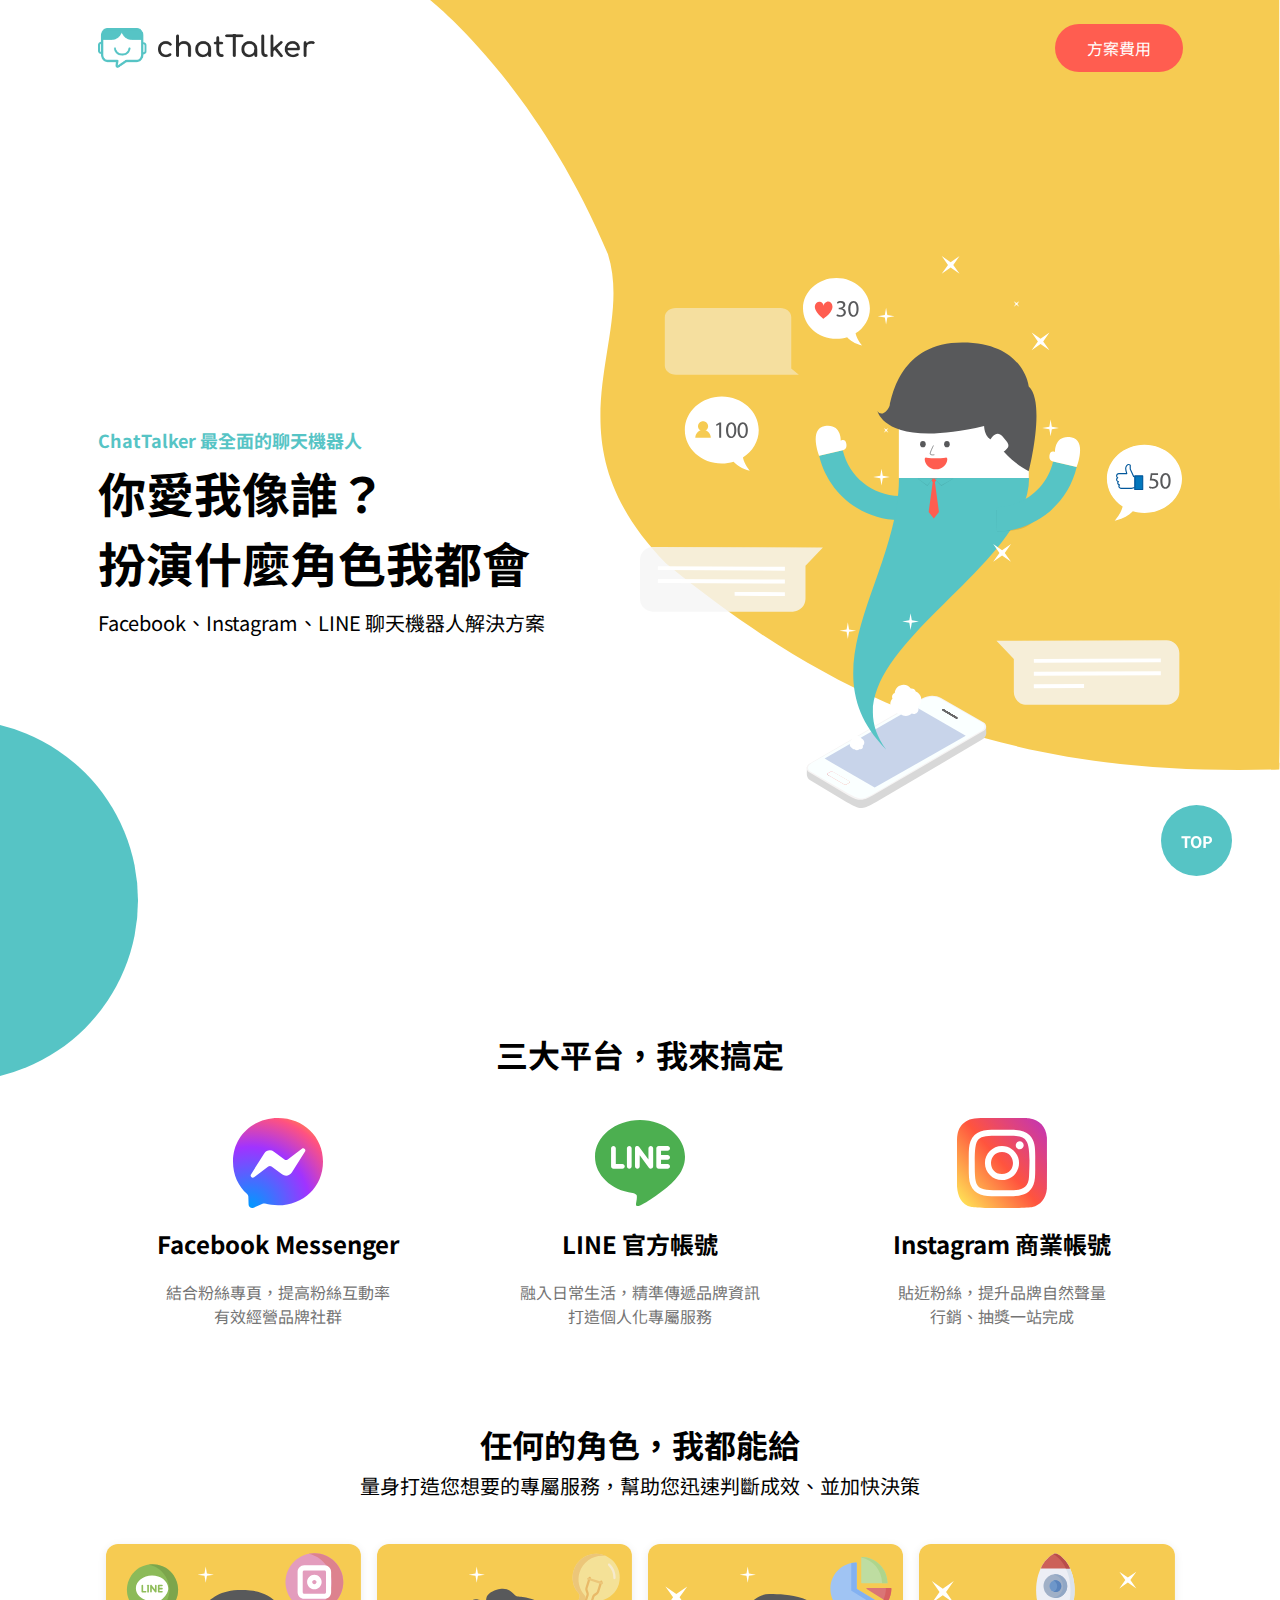
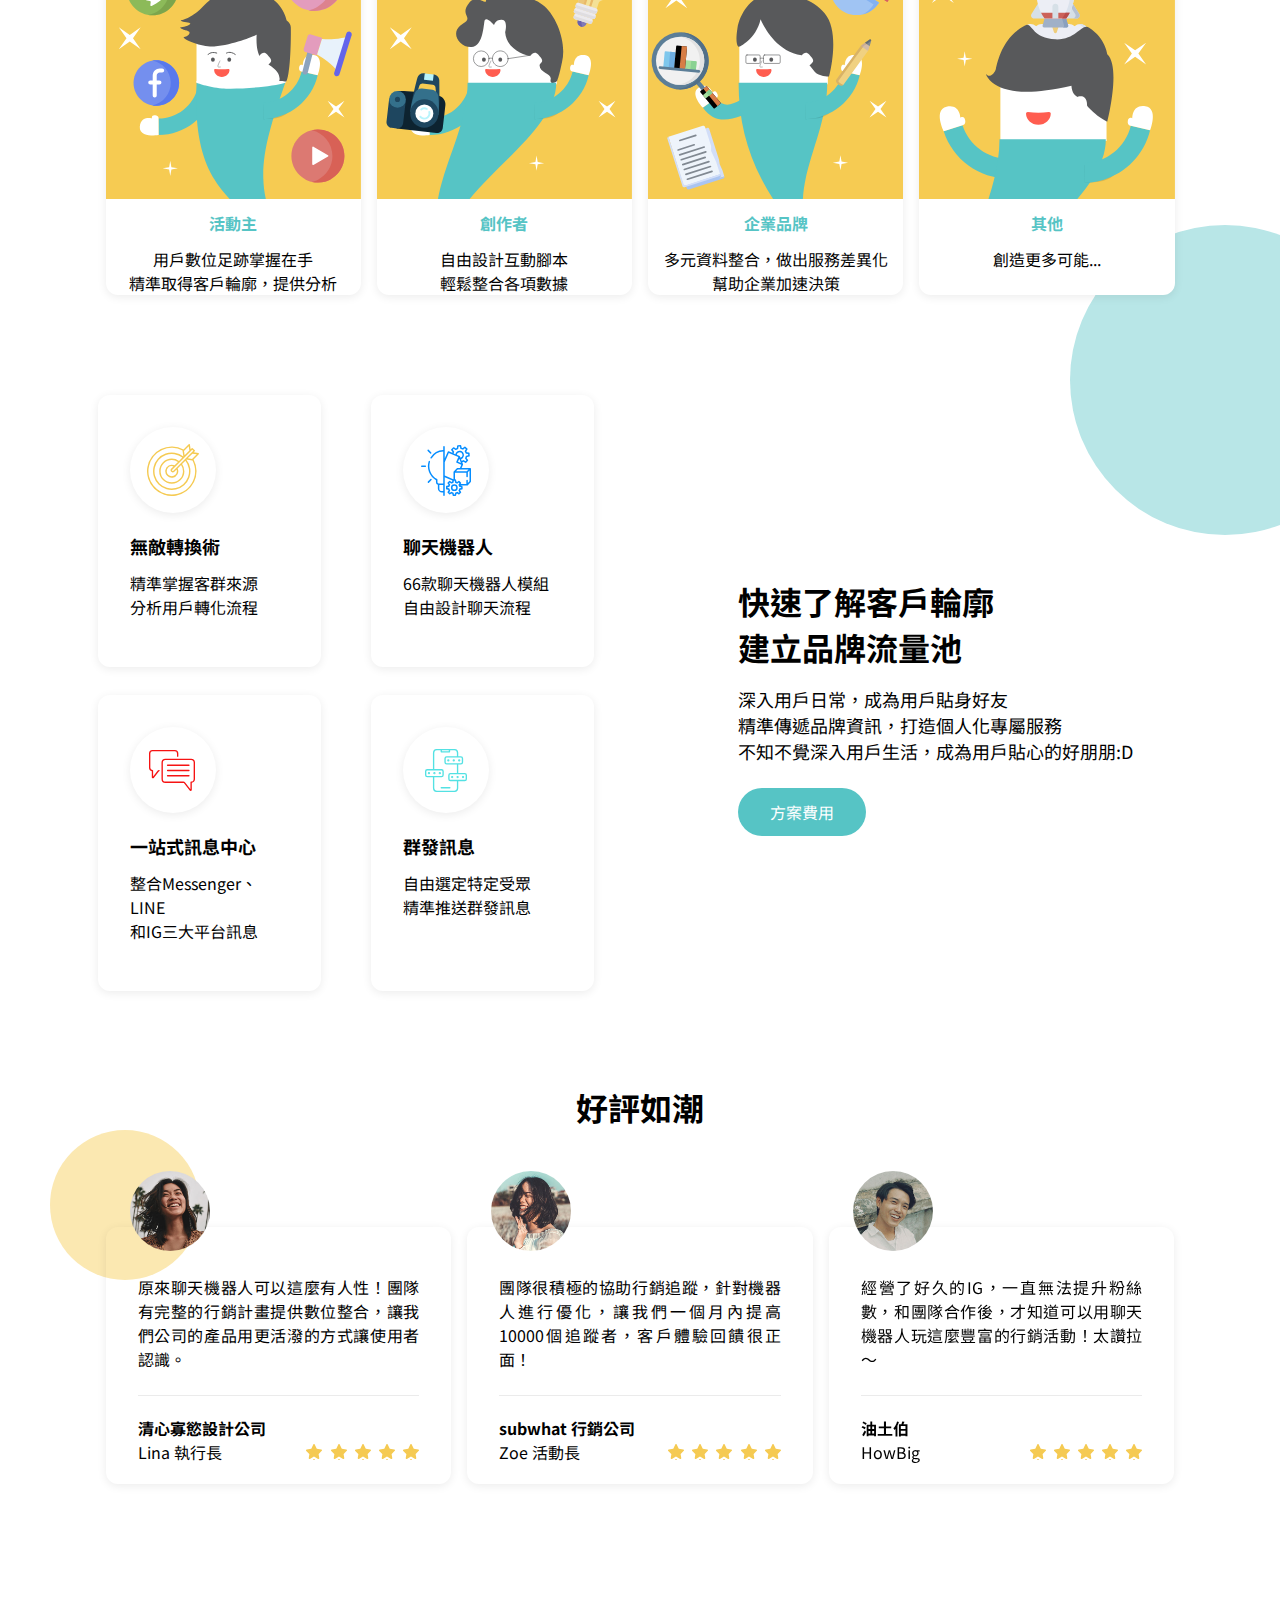
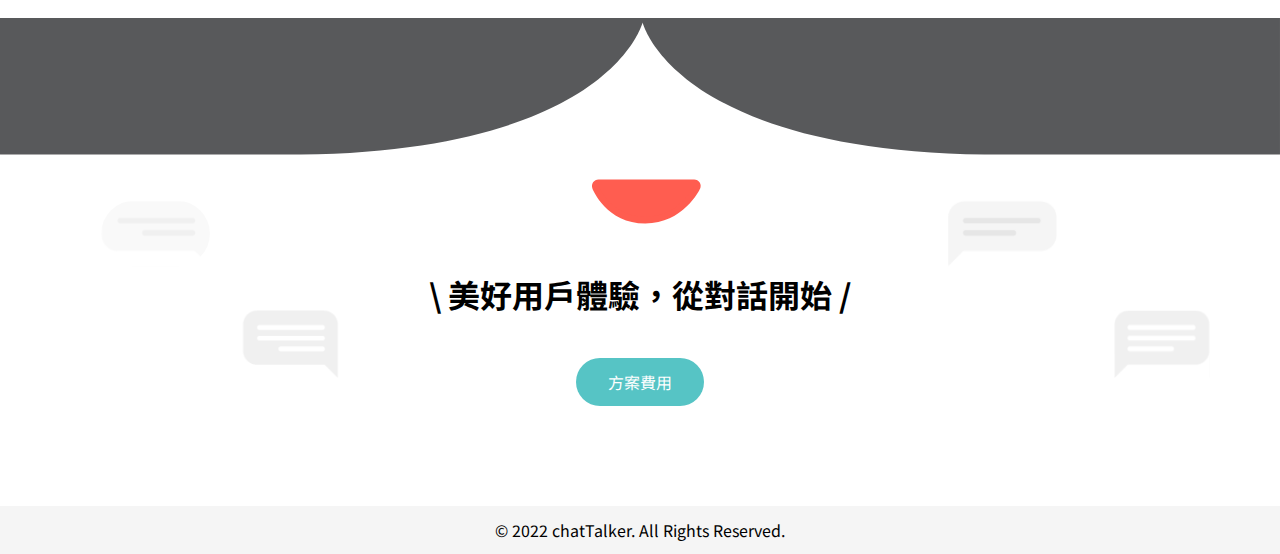
<file: index.html>
<!DOCTYPE html>
<html lang="en">
<head>
    <meta charset="UTF-8">
    <meta http-equiv="X-UA-Compatible" content="IE=edge">
    <meta name="viewport" content="width=device-width, initial-scale=1.0">
    <title>chatTalker 最全面的聊天機器人</title>
    <link rel="shortcut icon" href="img/home.svg">
    <link rel="stylesheet" href="./all.css">
    <link rel="preconnect" href="https://fonts.googleapis.com">
    <link rel="preconnect" href="https://fonts.gstatic.com" crossorigin>
    <link href="https://fonts.googleapis.com/css2?family=Noto+Sans+TC:wght@400;700&display=swap" rel="stylesheet">
</head>
<body>
    <div class="container">
        <div class="ball">
        </div>
        <div class="ball ball-lightBlue">
        </div>
        <div class="ball ball-yellow">
        </div>
        <div class="btn btn-top">
            <a class="ff-Bold" href="#header">TOP</a>
        </div>
        <div class="wrap">
            <div class="header" id="header">
                <div class="title">
                    <h1 class="logo"><a href="index.html"></a></h1>
                    <div class="btn btn-price">
                        <a class="ff-Regular" href="charge.html">方案費用</a>
                    </div>
                </div>
                <div class="banner">
                    <div class="banner-describ">
                        <h1 class="ff-Bold fz18 pb8 blue">ChatTalker 最全面的聊天機器人</h1>
                        <h2 class="ff-Bold fz48 lh70">你愛我像誰？<br>
                            扮演什麼角色我都會</h2>
                        <p class="ff-Regular fz20 pt16">Facebook、Instagram、LINE 聊天機器人解決方案</p>
                    </div>
                    <div class="banner-pic">
                        <img src="img/home.svg" alt="橫幅的圖片">
                    </div>
                </div>
            </div>
            <div class="content">
                <div class="platform-title">
                    <h2 class="ff-Bold fz32">三大平台，我來搞定</h2>
                </div>
                <div class="platform-item pt48">
                    <ul>
                        <li>
                            <img src="img/messenger.svg" alt="messenger圖示">
                            <h2 class="ff-Bold fz24 pt24 pb24">Facebook Messenger</h2>
                            <p class="ff-Regular gray lh24">結合粉絲專頁，提高粉絲互動率<br>
                                有效經營品牌社群</p>
                        </li>
                        <li>
                            <img src="img/line.svg" alt="LINE圖示">
                            <h2 class="ff-Bold fz24 pt24 pb24">LINE 官方帳號</h2>
                            <p class="ff-Regular gray lh24">融入日常生活，精準傳遞品牌資訊<br>
                                打造個人化專屬服務</p>
                        </li>
                        <li>
                            <img src="img/instagram.svg" alt="Instagram圖示">
                            <h2 class="ff-Bold fz24 pt24 pb24">Instagram 商業帳號</h2>
                            <p class="ff-Regular gray lh24">貼近粉絲，提升品牌自然聲量<br>
                                行銷、抽獎一站完成</p>
                        </li>
                    </ul>
                </div>
                <div class="role-title">
                    <h2 class="ff-Bold fz32">任何的角色，我都能給</h2>
                    <p class="ff-Regular fz20 pt16 pb48">量身打造您想要的專屬服務，幫助您迅速判斷成效、並加快決策</p>
                </div>
                <div class="role-item">
                    <ul>
                        <li>
                            <img src="img/ch01.svg" alt="角色示意圖">
                            <h2 class="ff-Bold blue pt16 pb16">活動主</h2>
                            <p class="ff-Regular lh24">用戶數位足跡掌握在手<br>
                                精準取得客戶輪廓，提供分析</p>
                        </li>
                        <li>
                            <img src="img/ch02.svg" alt="角色示意圖">
                            <h2 class="ff-Bold blue pt16 pb16">創作者</h2>
                            <p class="ff-Regular lh24">自由設計互動腳本<br>
                                輕鬆整合各項數據</p>
                        </li>
                        <li>
                            <img src="img/ch03.svg" alt="角色示意圖">
                            <h2 class="ff-Bold blue pt16 pb16">企業品牌</h2>
                            <p class="ff-Regular lh24">多元資料整合，做出服務差異化<br>
                                幫助企業加速決策</p>
                        </li>
                        <li>
                            <img src="img/ch04.svg" alt="角色示意圖">
                            <h2 class="ff-Bold blue pt16 pb16">其他</h2>
                            <p class="ff-Regular lh24">創造更多可能...</p>
                        </li>
                    </ul>
                </div>
                <div class="fuction">
                    <div class="funtion-item">
                        <ul>
                            <li>
                                <div class="circle icon1"></div>
                                <h2 class="ff-Bold fz18 pt142 pb16">無敵轉換術</h2>
                                <p class="ff-Regular fz16 lh24 pb48">精準掌握客群來源<br>
                                    分析用戶轉化流程</p>
                            </li>
                            <li>
                                <div class="circle icon2"></div>
                                <h2 class="ff-Bold fz18 pt142 pb16">聊天機器人</h2>
                                <p class="ff-Regular fz16 lh24 pb48">66款聊天機器人模組<br>
                                    自由設計聊天流程</p>
                            </li>
                            <li>
                                <div class="circle icon3"></div>
                                <h2 class="ff-Bold fz18 pt142 pb16">一站式訊息中心</h2>
                                <p class="ff-Regular fz16 lh24 pb48">整合Messenger、LINE<br>
                                    和IG三大平台訊息</p>
                            </li>
                            <li>
                                <div class="circle icon4"></div>
                                <h2 class="ff-Bold fz18 pt142 pb16">群發訊息</h2>
                                <p class="ff-Regular fz16 lh24 pb48">自由選定特定受眾<br>
                                    精準推送群發訊息</p>
                            </li>
                        </ul>
                    </div>
                    <div class="function-describ">
                        <h2 class="ff-Bold fz32 lh46">快速了解客戶輪廓<br>
                            建立品牌流量池</h2>
                        <p class="ff-Regular fz18 lh26 pt16 pb24">深入用戶日常，成為用戶貼身好友<br>
                            精準傳遞品牌資訊，打造個人化專屬服務<br>
                            不知不覺深入用戶生活，成為用戶貼心的好朋朋:D</p>
                        <div class="btn btn-price btn-price-blue">
                            <a class="ff-Regular" href="charge.html">方案費用</a>
                        </div>
                    </div>
                </div>
                <div class="feedback">
                    <h2 class="ff-Bold fz32 pb48">好評如潮</h2>
                    <div class="feedback-item">
                        <ul>
                            <li>
                                <div class="userImg">
                                </div>
                                <div class="userFeedback pl32 pr32 ml8 mr8">
                                    <p class="ff-Regular lh24 pt48 pb24">原來聊天機器人可以這麼有人性！團隊有完整的行銷計畫提供數位整合，讓我們公司的產品用更活潑的方式讓使用者認識。</p>
                                    <h3 class="ff-Bold pt24 pb8">清心寡慾設計公司</h3>
                                    <div class="feedbackStar">
                                        <p class="ff-Regular pb24">Lina 執行長</p>
                                        <div class="star">
                                            <div class="starItem"></div>
                                            <div class="starItem"></div>
                                            <div class="starItem"></div>
                                            <div class="starItem"></div>
                                            <div class="starItem"></div>
                                        </div>
                                    </div>
                                </div>
                            </li>
                            <li class="disable">
                                <div class="userImg userImg2">
                                </div>
                                <div class="userFeedback pl32 pr32 ml8 mr8">
                                    <p class="ff-Regular lh24 pt48 pb24">團隊很積極的協助行銷追蹤，針對機器人進行優化，讓我們一個月內提高10000個追蹤者，客戶體驗回饋很正面！</p>
                                    <h3 class="ff-Bold pt24 pb8">subwhat 行銷公司</h3>
                                    <div class="feedbackStar">
                                        <p class="ff-Regular pb24">Zoe 活動長</p>
                                        <div class="star">
                                            <div class="starItem"></div>
                                            <div class="starItem"></div>
                                            <div class="starItem"></div>
                                            <div class="starItem"></div>
                                            <div class="starItem"></div>
                                        </div>
                                    </div>
                                </div>
                            </li>
                            <li class="disable">
                                <div class="userImg userImg3">
                                </div>
                                <div class="userFeedback pl32 pr32 ml8 mr8">
                                    <p class="ff-Regular lh24 pt48 pb24">經營了好久的IG，一直無法提升粉絲數，和團隊合作後，才知道可以用聊天機器人玩這麼豐富的行銷活動！太讚拉～</p>
                                    <h3 class="ff-Bold pt24 pb8">油土伯</h3>
                                    <div class="feedbackStar">
                                        <p class="ff-Regular pb24">HowBig</p>
                                        <div class="star">
                                            <div class="starItem"></div>
                                            <div class="starItem"></div>
                                            <div class="starItem"></div>
                                            <div class="starItem"></div>
                                            <div class="starItem"></div>
                                        </div>
                                    </div>
                                </div>
                            </li>
                        </ul>
                    </div>
                </div>
            </div>
        </div>
        <div class="footer">
            <h2 class="ff-Bold fz32 pt260 pb48">\ 美好用戶體驗，從對話開始 /</h2>
            <div class="btn btn-price btn-price-blue pb100">
                <a class="ff-Regular" href="charge.html">方案費用</a>
            </div>
        </div>
        <div class="copyright">
            <p class="ff-Regular pt16 pb16">© 2022 chatTalker. All Rights Reserved.</p>
        </div>
    </div>
    <script src="./jquery.js"></script>
    <script src="./all.js"></script>
</body>
</html>
</file>
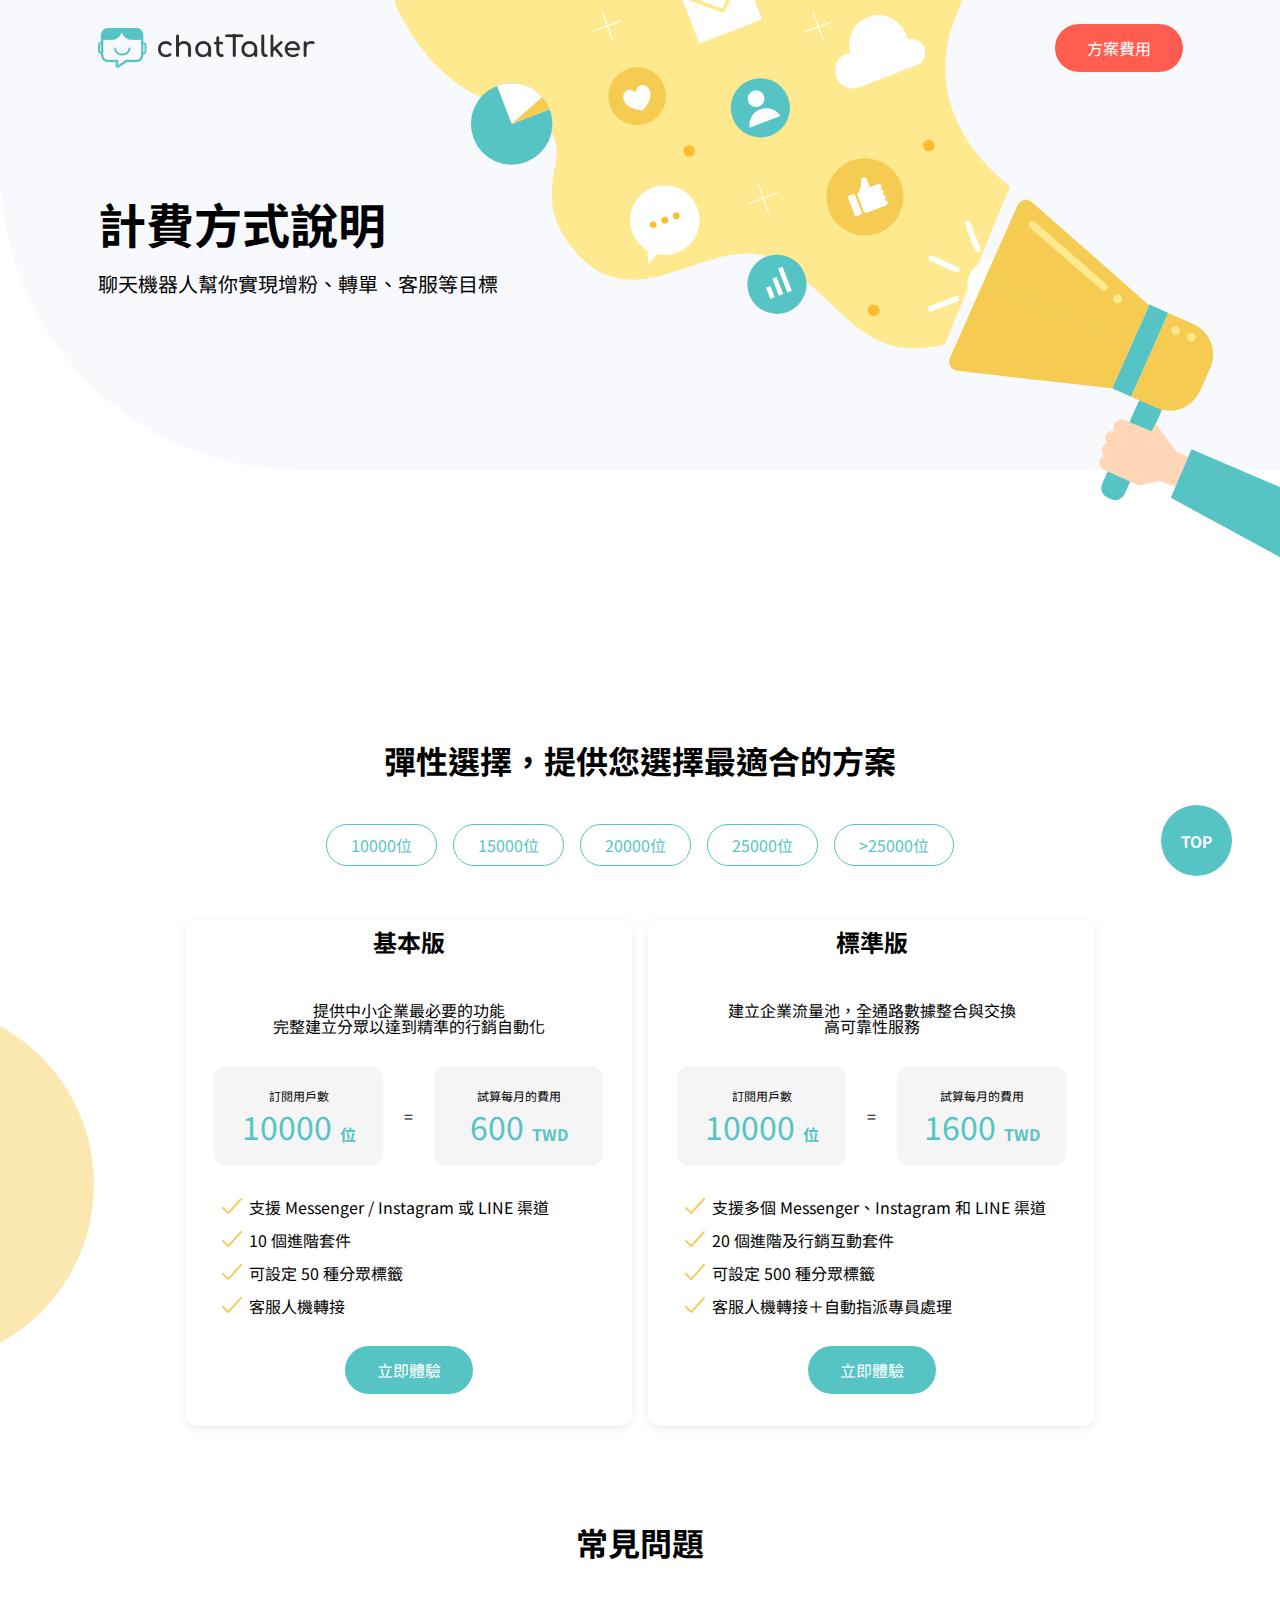
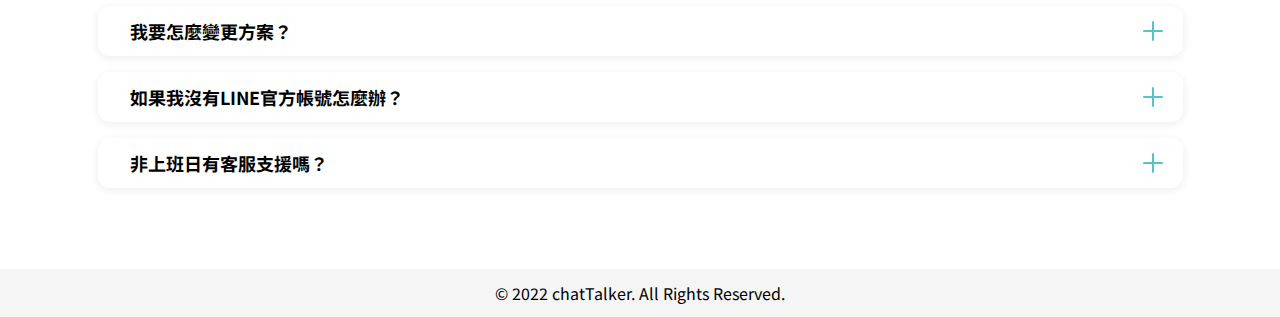
<file: charge.html>
<!DOCTYPE html>
<html lang="en">
<head>
    <meta charset="UTF-8">
    <meta http-equiv="X-UA-Compatible" content="IE=edge">
    <meta name="viewport" content="width=device-width, initial-scale=1.0">
    <title>chatTalker 計費方式說明</title>
    <link rel="shortcut icon" href="img/home.svg">
    <link rel="stylesheet" href="./all.css">
    <link rel="preconnect" href="https://fonts.googleapis.com">
    <link rel="preconnect" href="https://fonts.gstatic.com" crossorigin>
    <link href="https://fonts.googleapis.com/css2?family=Noto+Sans+TC:wght@400;700&display=swap" rel="stylesheet">
</head>
<body>
    <div class="container-charge">
        <div class="ball ball-yellow">
        </div>
        <div class="purpleBackground">
        </div>
        <div class="btn btn-top">
            <a class="ff-Bold" href="#header">TOP</a>
        </div>
        <div class="wrap">
            <div class="header" id="header">
                <div class="title">
                    <h1 class="logo"><a href="index.html"></a></h1>
                    <div class="btn btn-price">
                        <a class="ff-Regular" href="#">方案費用</a>
                    </div>
                </div>
                <div class="banner-charge">
                    <h1 class="ff-Bold fz48 lh70">計費方式說明</h1>
                        <p class="ff-Regular fz20 pt16">聊天機器人幫你實現增粉、轉單、客服等目標</p>
                </div>
            </div>
            <div class="program">
                <h2 class="ff-Bold fz32 pb32">彈性選擇，提供您選擇最適合的方案</h2>
                <ul class="mb54">
                    <li class="btn btn-price btn-program mt16">
                        <a class="userNum ff-Regular" href="#">10000位</a>
                    </li>
                    <li class="btn btn-price btn-program mt16">
                        <a class="userNum ff-Regular" href="#">15000位</a>
                    </li>
                    <li class="btn btn-price btn-program mt16">
                        <a class="userNum ff-Regular" href="#">20000位</a>
                    </li>
                    <li class="btn btn-price btn-program mt16">
                        <a class="userNum ff-Regular" href="#">25000位</a>
                    </li>
                    <li class="btn btn-price btn-program mt16">
                        <a class="userNum ff-Regular" href="#">>25000位</a>
                    </li>
                </ul>
                <div class="program-describe mb76">
                    <ul>
                        <li class="program-describe-list">
                            <h2 class="ff-Bold fz24 mt10 mb10">基本版</h2>
                            <p class="ff-Regular pt38 pb32">提供中小企業最必要的功能<br>
                                完整建立分眾以達到精準的行銷自動化</p>
                            <div class="price pb32">
                                <div class="user ml29 pt24 pb24">
                                    <p class="ff-Regular fz12 pb8">訂閱用戶數</p>
                                    <div class="user-num">
                                        <h2 class="userNumVar ff-Regular blue fz32">10000</h2>
                                        <p class="ff-Bold blue ml8">位</p>
                                    </div>
                                </div>
                                <p class="ff-Regular pl21 pr21">=</p>
                                <div class="calcu mr29 pt24 pb24">
                                    <p class="ff-Regular fz12 pb8">試算每月的費用</p>
                                    <div class="calcu-price">
                                        <h2 class="simple-price ff-Regular blue fz32">600</h2>
                                        <p class="ff-Bold blue ml8">TWD</p>
                                    </div>
                                </div>
                            </div>
                            <div class="program-detail">
                                <ul class="ml29 mr29 ff-Regular">
                                    <li class="pb16">支援 Messenger / Instagram 或 LINE 渠道</li>
                                    <li class="pb16">10 個進階套件</li>
                                    <li class="pb16">可設定 50 種分眾標籤</li>
                                    <li class="pb16">客服人機轉接</li>
                                </ul>
                            </div>
                            <div class="btn btn-price btn-price-blue pt16 pb32">
                                <a class="ff-Regular" href="#">立即體驗</a>
                            </div>
                        </li>
                        <li class="program-describe-list">
                            <h2 class="ff-Bold fz24 mt10 mb10">標準版</h2>
                            <p class="ff-Regular pt38 pb32">建立企業流量池，全通路數據整合與交換<br>
                                高可靠性服務</p>
                            <div class="price pb32">
                                <div class="user ml29 pt24 pb24">
                                    <p class="ff-Regular fz12 pb8">訂閱用戶數</p>
                                    <div class="user-num">
                                        <h2 class="userNumVar ff-Regular blue fz32">10000</h2>
                                        <p class="ff-Bold blue ml8">位</p>
                                    </div>
                                </div>
                                <p class="ff-Regular pl21 pr21">=</p>
                                <div class="calcu mr29 pt24 pb24">
                                    <p class="ff-Regular fz12 pb8">試算每月的費用</p>
                                    <div class="calcu-price">
                                        <h2 class="stadar-price ff-Regular blue fz32">1600</h2>
                                        <p class="ff-Bold blue ml8">TWD</p>
                                    </div>
                                </div>
                            </div>
                            <div class="program-detail">
                                <ul class="ml29 mr29 ff-Regular">
                                    <li class="pb16">支援多個 Messenger、Instagram 和 LINE 渠道</li>
                                    <li class="pb16">20 個進階及行銷互動套件</li>
                                    <li class="pb16">可設定 500 種分眾標籤</li>
                                    <li class="pb16">客服人機轉接＋自動指派專員處理</li>
                                </ul>
                            </div>
                            <div class="btn btn-price btn-price-blue pt16 pb32">
                                <a class="ff-Regular" href="#">立即體驗</a>
                            </div>
                        </li>
                    </ul>
                </div>
            </div>
            <div class="qa">
                <h2 class="ff-Bold fz32 pb48">常見問題</h2>
                <ul>
                    <li class="qa-list mb16">
                        <a class="qa-btn plus ff-Bold fz18 pt16 pb16 pl32 pr32" href="#">我要怎麼變更方案？</a>
                        <p class="qa-describ invisible ff-Regular gray pt8 pb32 pl32 pr32">請登入後台，選擇變更方案，將於變更日的下個月起執行方案變更。</p>
                    </li>
                    <li class="qa-list mb16">
                        <a class="qa-btn plus  ff-Bold fz18 pt16 pb16 pl32 pr32" href="#">如果我沒有LINE官方帳號怎麼辦？</a>
                        <p class="qa-describ invisible ff-Regular gray pt8 pb32 pl32 pr32">不使用LINE官方帳號也不會影響chatTalker在其他社群媒體上的操作。<br>
                            若您有需要chatTalker也可以協助您創建！不用擔心～</p>
                    </li>
                    <li class="qa-list mb16">
                        <a class="qa-btn plus  ff-Bold fz18 pt16 pb16 pl32 pr32" href="#">非上班日有客服支援嗎？</a>
                        <p class="qa-describ invisible ff-Regular gray pt8 pb32 pl32 pr32">當然哦！我們錢都收了，不會拋棄你的！<br>
                            請您直接來我們公司，我們假日也都在辦公室。</p>
                    </li>
                </ul>
            </div>
        </div>
        <div class="copyright mt81">
            <p class="ff-Regular pt16 pb16">© 2022 chatTalker. All Rights Reserved.</p>
        </div>
    </div>
    <script src="./jquery.js"></script>
    <script src="./all.js"></script>
</body>
</html>
</file>
<file: all.css>
/* http://meyerweb.com/eric/tools/css/reset/ 
   v2.0 | 20110126
   License: none (public domain)
*/

html, body, div, span, applet, object, iframe,
h1, h2, h3, h4, h5, h6, p, blockquote, pre,
a, abbr, acronym, address, big, cite, code,
del, dfn, em, img, ins, kbd, q, s, samp,
small, strike, strong, sub, sup, tt, var,
b, u, i, center,
dl, dt, dd, ol, ul, li,
fieldset, form, label, legend,
table, caption, tbody, tfoot, thead, tr, th, td,
article, aside, canvas, details, embed, 
figure, figcaption, footer, header, hgroup, 
menu, nav, output, ruby, section, summary,
time, mark, audio, video {
	margin: 0;
	padding: 0;
	border: 0;
	font-size: 100%;
	font: inherit;
	vertical-align: baseline;
}
/* HTML5 display-role reset for older browsers */
article, aside, details, figcaption, figure, 
footer, header, hgroup, menu, nav, section {
	display: block;
}
body {
	line-height: 1;
}
ol, ul {
	list-style: none;
}
blockquote, q {
	quotes: none;
}
blockquote:before, blockquote:after,
q:before, q:after {
	content: '';
	content: none;
}
table {
	border-collapse: collapse;
	border-spacing: 0;
}
/* 還原下標功能 */
sub{
    vertical-align: sub;
}
a{
    text-decoration: none;
    color: black;
}
img{
    vertical-align: middle;
    max-width: 100%;
    height: auto;
}
*{
    /* outline: 1px black solid; */
    box-sizing: border-box;
}
/* 字體設定 */
.ff-Bold{
    font-family: 'Noto Sans TC';
    font-weight: 700;
}
.ff-Regular{
    font-family: 'Noto Sans TC';
    font-weight: 400;
}
/* 字體顏色 */
.blue{
    color: #56C4C5;
}
.gray{
    color: #747474;
}
/* 字體大小 */
.fz12{
    font-size: 12px;
}
.fz18{
    font-size: 18px;
}
.fz20{
    font-size: 20px;
}
.fz24{
    font-size: 24px;
}
.fz32{
    font-size: 32px;
}
.fz48{
    font-size: 48px;
}
/* 行距 */
.lh24{
    line-height: 24px;
}
.lh26{
    line-height: 26px;
}
.lh46{
    line-height: 46px;
}
.lh70{
    line-height: 70px;
}
/* 間距 */
.pt8{
    padding-top: 8px;
}
.pt16{
    padding-top: 16px;
}
.pt24{
    padding-top: 24px;
}
.pt38{
    padding-top: 38px;
}
.pt48{
    padding-top: 48px;
}
.pt142{
    padding-top: 142px;
}
.pt260{
    padding-top: 260px;
}
.pb8{
    padding-bottom: 8px;
}
.pb16{
    padding-bottom: 16px;
}
.pb24{
    padding-bottom: 24px;
}
.pb32{
    padding-bottom: 32px;
}
.pb48{
    padding-bottom: 48px;
}
.pb100{
    padding-bottom: 100px;
}
.pl21{
    padding-left: 21px;
}
.pl32{
    padding-left: 32px;
}
.pr21{
    padding-right: 21px;
}
.pr32{
    padding-right: 32px;
}
.ml8{
    margin-left: 8px;
}
.ml29{
    margin-left: 29px;
}
.ml-95{
    margin-left: -9.5px;
}
.mr8{
    margin-right: 8px;
}
.mr29{
    margin-right: 29px;
}
.mr-95{
    margin-right: -9.5px;
}
.mt10{
    margin-top: 10px;
}
.mt16{
    margin-top: 16px;
}
.mt81{
    margin-top: 81px;
}
.mb10{
    margin-bottom: 10px;
}
.mb16{
    margin-bottom: 16px;
}
.mb54{
    margin-bottom: 54px;
}
.mb76{
    margin-bottom: 76px;
}
.mb100{
    margin-bottom: 100px;
}

.container{
    background-image: url(img/bg_home.svg);
    background-repeat: no-repeat;
    background-position: right top;
    position: relative;
}
@media (max-width: 576px) {
    .container{
        background-image: none;
    }
}
.ball{
    width: 138px;
    height: 360px;
    background-image: url(img/ball01.svg);
    background-repeat: no-repeat;
    background-position: right top;
    position: absolute;
    z-index: -1;
    top: calc(100vh - 180px);
}
.ball-lightBlue{
    background-image: url(img/ball02.svg);
    background-position: left top;
    background-size: 310px;
    width: 210px;
    height: 310px;
    top: calc(100vh + 925px);
    right: 0;
    z-index: -1;
}
.ball-yellow{
    background-image: url(img/ball03.svg);
    background-size: 150px;
    width: 150px;
    height: 150px;
    top: calc(100vh + 1830px);
    left: 50px;
    z-index: -1;
}
@media (max-width: 768px) {
    .ball-yellow{
        top: calc(100vh + 2310px);
    }
}
@media (max-width: 576px) {
    .ball{
        width: 49px;
        height: 126px;
        background-size: 126px;
        top: calc(100vh + 75px);
    }
    .ball-lightBlue{
        width: 88px;
        height: 135px;
        background-size: 135px;
        top: calc(100vh + 2225px);
    }
    .ball-yellow{
        background-size: 153px;
        width: 77px;
        height: 153px;
        top: calc(100vh + 3890px);
        left: 0;
    }
}
.btn a{
    display: block;
    color: white;
}
.btn-top{
    width: 71px;
    height: 71px;
    background-image: url(img/ball01.svg);
    background-size: 71px;
    background-repeat: no-repeat;
    position: fixed;
    top: calc(100vh - 95px);
    right: 48px;
}
@media (max-width: 576px) {
    .btn-top{
        left: calc(100vw - 91px);
    }
}
.btn-top a{
    padding-top: 27.5px;
    padding-bottom: 27.5px;
    text-align: center;
    border-radius: 50%;
}
.btn-top a:hover{
    background-color: #24bcbf;
    color: black;
}
.wrap{
    margin: 0 auto;
    max-width: 1085px;
}
@media (max-width: 576px) {
    .wrap{
        margin: 0 auto;
        margin-right: 20px;
        margin-left: 20px;
    }
}
.title{
    display: flex;
    justify-content: space-between;
    align-items: center;
}
.btn-price a{
    background-color: #FF5D50;
    padding-top: 16px;
    padding-bottom: 16px;
    padding-right: 32px;
    padding-left: 32px;
    border-radius: 24px;
}
.btn-price a:hover{
    background-color: #f63e31;
    color: black;
}
.title{
    padding-top: 24px;
    padding-bottom: 24px;
}
@media (max-width: 576px) {
    .title{
        padding-top: 16px;
        padding-bottom: 16px;
        border-bottom: 3px solid #ffc107;
    }
}
.logo a{
    padding-left: 218px;
    padding-top: 20px;
    padding-bottom: 20px;
    background-image: url(img/logo.png);
    background-size: 100%;
    background-repeat: no-repeat;
    background-position: center;
}
@media (max-width: 576px) {
    .logo a{
        padding-left: 130px;
        padding-top: 12px;
        padding-bottom: 12px;
    }
}
.banner{
    display: flex;
    flex-wrap: wrap;
    justify-content: space-between;
    align-items: center;
    margin-top: 30px;
    margin-bottom: 100px;
    height: calc(100vh - 88px);
}
.banner-pic{
    width: 50%;
}
@media (max-width: 576px) {
    .banner{
        display: block;
        margin-top: 0px;
        margin-bottom: 100px;
        height: calc(100vh - 88px);
        margin-bottom: 60px;
        background-image: url(img/bg_home_sm.svg);
        background-repeat: no-repeat;
        background-size: 100%;
        background-position: 0 319px;
    }
    .banner-describ h1{
        padding-top: 32px;
        font-size: 16px;
    }
    .banner-describ h2{
        padding-top: 8px;
        font-size: 32px;
        line-height: 46px;
    }
    .banner-describ p{
        padding-top: 16px;
        font-size:  16px;
        line-height: 24px;
        margin-bottom: 32px;
    }
    .banner-pic{
        width: 100%;
        padding-left: 21px;
        padding-right: 8px;
        
    }
}
.platform-title{
    text-align: center;
}
.platform-item ul{
    display: flex;
    margin-bottom: 100px;
}
.platform-item ul li{
    width: 33.333%;
    text-align: center;
}
.platform-item ul li img{
    width: 90px;
}
@media (max-width: 576px) {
    .platform-item ul{
        flex-wrap: wrap;
        margin-bottom: 36px;
    }
    .platform-item ul li{
        width: 100%;
    }
    .platform-item{
        padding-top: 32px;
    }
    .platform-item ul li img{
        width: 60px;
    }
    .platform-item h2{
        padding-top: 16px;
        padding-bottom: 16px;
        font-size: 18px;
    }
    .platform-item p{
        padding-bottom: 24px;
    }
}
.role-title{
    text-align: center;
}
.role-item ul{
    display: flex;
    padding-bottom: 100px;
}
.role-item ul li{
    text-align: center;
    width: 25%;
    margin-left: 8px;
    margin-right: 8px;
    border-radius: 12px;
    box-shadow: 0px 2px 10px #00000014;
    background-color: white;
}
.role-item ul li img{
    border-top-left-radius: 12px;
    border-top-right-radius: 12px;
}
@media (max-width: 576px) {
    .role-title h2{
        font-size: 28px;
    }
    .role-title p{
        font-size: 18px;
        padding-bottom: 32px;
    }
    .role-item ul{
        flex-wrap: wrap;
        padding-bottom: 0px;
    }
    .role-item ul li{
        width: 100%;
        margin-left: 38px;
        margin-right: 38px;
        margin-bottom: 24px;
    }
}
.fuction{
    display: flex;
    justify-content: space-between;
    margin-right: 50px;
    align-items: center;
}
.funtion-item {
    width: 48%;
}
.funtion-item ul{
    display: flex;
    flex-wrap: wrap;
    justify-content: space-between;
}
.funtion-item li{
    padding-left: 32px;
    padding-right: 32px;
    position: relative;
    border-radius: 12px;
    box-shadow: 0px 2px 10px #00000014;
    width: 45%;
    margin-bottom: 28px;
}
.circle{
    position: absolute;
    top: 32px;
    width: 86px;
    height: 86px;
    border-radius: 50%;
    background-image: url(img/icon01.svg);
    background-repeat: no-repeat;
    background-position: center;
    box-shadow: 0px 2px 10px #00000014;
}
.icon2{
    background-image: url(img/icon02.svg);
}
.icon3{
    background-image: url(img/icon03.svg);
}
.icon4{
    background-image: url(img/icon04.svg);
}
.btn-price-blue a{
    display: inline-block;
    background-color: #56C4C5;
}
.btn-price-blue a:hover{
    background-color: #24bcbf;
    color: black;
}
@media (max-width: 768px) {
    .funtion-item li{
        width: 100%;
        margin-bottom: 24px;
    }
}
@media (max-width: 576px) {
    .fuction{
        flex-wrap: wrap;
        flex-direction: column-reverse;
        width: 100%;
    }
    .function-describ{
        text-align: center;
    }
    .function-describ h2{
        padding-top: 36px;
        font-size: 28px;
        line-height: 40px;
        padding-bottom: 16px;
    }
    .function-describ p{
        padding-top: 0;
        font-size: 16px;
        line-height: 24px;
        padding-bottom: 16px;
    }
    .funtion-item {
        width: 100%;
        margin-top: 32px;
    }
    .funtion-item li{
        width: 100%;
        margin-bottom: 24px;
    }
}
.feedback{
    margin-top: 72px;
}
.feedback h2{
    text-align: center;
}
.feedback-item ul{
    display: flex;
    flex-wrap: wrap;
    margin-bottom: 134px;
}
.feedback-item ul li{
    width: 33.333%;
    position: relative;
    padding-top: 56px;
}
.userImg{
    width: 80px;
    height: 80px;
    border-radius: 50%;
    background-image: url(img/user01.jpg);
    background-size: 100%;
    position: absolute;
    top: 0;
    left: 32px;
}
.userImg2{
    background-image: url(img/user02.jpg);
}
.userImg3{
    background-image: url(img/user03.jpg);
}
.userFeedback{
    box-shadow: 0px 2px 10px #00000014;
    border-radius: 12px;
}
.userFeedback h3{
    border-top: 1px solid #00000014;
}
.userFeedback p{
    text-align: justify;
}
.feedbackStar{
    display: flex;
    justify-content: space-between;
}
.star{
    display: flex;
}
.starItem{
    width: 16px;
    height: 16px;
    background-image: url(img/icon_star.svg);
    background-size: 100%;
    margin-left: 8.22px;
}
@media (max-width: 768px) {
    .feedbackStar{
        flex-wrap: wrap;
        padding-bottom: 24px;
    }
    .feedbackStar p{
        padding-bottom: 10px;
    }
}
@media (max-width: 576px) {
    .feedbackStar{
        padding-bottom: 0px;
    }
    .feedbackStar p{
        padding-bottom: 24px;
    }
    .feedback{
        margin-top: 36px;
    }
    .feedback h2{
        padding-bottom: 32px;
    }
    .disable{
        display: none;
    }
    .feedback-item ul{
        margin-bottom: 94px;
    }
    .feedback-item ul li{
        width: 100%;
        position: relative;
        padding-top: 56px;
    }
}
.footer{
    text-align: center;
    background-image: url(img/home_footer.svg);
    background-size: 100% auto;
    background-repeat: no-repeat;
}
@media (max-width: 576px) {
    .footer{
        background-image: url(img/footer_sm.svg);
    }
    .footer h2{
        font-size: 24px;
        padding-top: 293px;
        padding-bottom: 24px;
    }
    .footer .btn{
        padding-bottom: 60px;
    }
}
.copyright{
    background-color: #F5F5F5;
    text-align: center;
}
/* charge頁面 */
.container-charge{
    background-image: url(img/img.svg);
    background-repeat: no-repeat;
    background-position: right top;
    position: relative;
}
.banner-charge{
    height: calc(100vh - 344px);
    margin-top: 92px;
}
.purpleBackground{
    width: 100%;
    height: 470px;
    background-color: #F7F9FD;
    border-bottom-left-radius: 300px;
    position: absolute;
    z-index: -1;
}
@media (max-width: 576px) {
    .container-charge{
        background-image: url(img/Mask\ Group\ 2.svg);
        background-position: left top 83px;
        background-size: 100%;
    }
    .banner-charge{
        height: calc(100vh - 425px);
    }
    .purpleBackground{
        top: 83px;
    }
}
.program{
    text-align: center;
}
.btn-program a{
    display: inline-block;
    background-color: white;
    color: #56C4C5;
    border: 1px solid #56C4C5;
    padding-top: 12px;
    padding-bottom: 12px;
    padding-left: 24px;
    padding-right: 24px;
}
.btn-program a:hover{
    background-color: #56C4C5;
    color: white;
}
.btn-program a:active{
    background-color: #56C4C5;
    color: white;
}
.program ul{
    display: flex;
    justify-content: center;
    flex-wrap: wrap;
}
.program ul li{
    margin-right: 8px;
    margin-left: 8px;
}
.price{
    display: flex;
    justify-content: center;
    align-items: center;
}
.user{
    width: 169px;
    background-color: #F5F5F5;
    border-radius: 12px;
}
.user-num{
    display: flex;
    justify-content: center;
    align-items: flex-end;
}
.calcu{
    width: 169px;
    background-color: #F5F5F5;
    border-radius: 12px;
}
.calcu-price{
    display: flex;
    justify-content: center;
    align-items: flex-end;
}
.program-detail ul{
    list-style-image: url(img/checkmark-outline.svg);
    list-style-position: inside;
    display: block;
    text-align: left;
}
.program-describe-list{
    box-shadow: 0px 2px 10px #00000014;
    border-radius: 12px;
    background-color: white;
    margin-bottom: 24px;
}
.qa ul li{
    box-shadow: 0px 2px 10px #00000014;
    border-radius: 12px;
}
.qa h2{
    text-align: center;
}
.qa a{
    display: block;
}
.plus{
    background-image: url(img/icon_plus.svg);
    background-repeat: no-repeat;
    background-size: 20px;
    background-position: right 20px center;
}
.minus{
    background-image: url(img/icon_minus.svg);
    background-repeat: no-repeat;
    background-size: 20px;
    background-position: right 20px center;
}
.invisible{
    display: none;
}
.container-charge .ball-yellow{
    background-size: 361px;
    width: 94px;
    height: 361px;
    top: calc(100vh + 104px);
    left: 0px;
}
</file>
